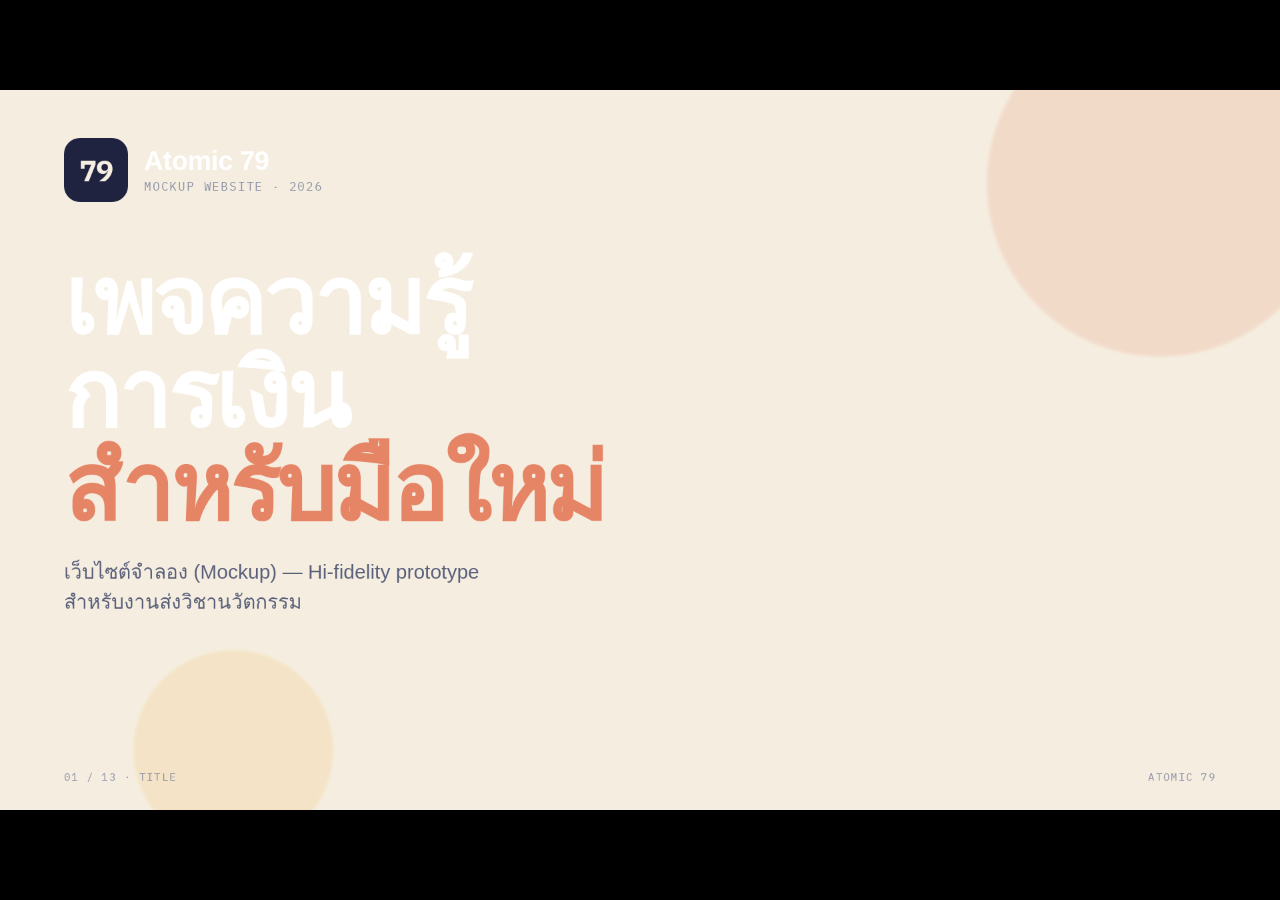
<file: presentation.html>
<!doctype html>
<html lang="th">
<head>
<meta charset="utf-8" />
<meta name="viewport" content="width=device-width, initial-scale=1" />
<title>Atomic 79 — Presentation</title>
<link rel="preconnect" href="https://fonts.googleapis.com">
<link rel="preconnect" href="https://fonts.gstatic.com" crossorigin>
<link href="https://fonts.googleapis.com/css2?family=IBM+Plex+Mono:wght@400;500;600;700&family=IBM+Plex+Sans+Thai:wght@300;400;500;600;700&display=swap" rel="stylesheet">
<style>
  :root {
    --bg: #F5EEE0;
    --bg-elev: #FFFFFF;
    --bg-sunken: #EFE7D5;
    --ink: #1F2340;
    --ink-2: #5A5F7A;
    --ink-3: #8A8FA5;
    --line: #E4DDCA;
    --line-strong: #CEC4AB;
    --accent: #E68566;
    --accent-2: #F2C477;
    --accent-on: #FFFFFF;
    --font-sans: 'IBM Plex Sans Thai', ui-sans-serif, system-ui, sans-serif;
    --font-mono: 'IBM Plex Mono', ui-monospace, monospace;
  }
  * { box-sizing: border-box; }
  html, body { margin: 0; padding: 0; font-family: var(--font-sans); color: var(--ink); }

  deck-stage section {
    padding: 72px 96px;
    background: var(--bg);
    display: flex;
    flex-direction: column;
    position: relative;
    overflow: hidden;
  }
  .kicker {
    font-family: var(--font-mono); font-size: 18px; letter-spacing: 0.15em;
    color: var(--ink-3); text-transform: uppercase;
  }
  h1.big {
    font-size: 140px; font-weight: 700; letter-spacing: -0.03em;
    line-height: 1; margin: 24px 0 24px;
  }
  h2 {
    font-size: 72px; font-weight: 700; letter-spacing: -0.02em;
    line-height: 1.08; margin: 20px 0 24px;
  }
  .sub { font-size: 30px; color: var(--ink-2); line-height: 1.5; max-width: 1200px; margin: 0; }
  .logo-box {
    width: 96px; height: 96px; border-radius: 24px;
    background: var(--ink); color: var(--bg);
    display: grid; place-items: center;
    font-family: var(--font-mono); font-weight: 700; font-size: 44px;
    letter-spacing: -0.02em;
  }
  .pill {
    display: inline-flex; align-items: center; gap: 10px;
    padding: 10px 22px; border-radius: 999px;
    background: var(--bg-elev); border: 1px solid var(--line);
    font-size: 20px; color: var(--ink-2);
  }
  .pill-accent { background: rgba(230,133,102,0.14); color: var(--accent); border-color: rgba(230,133,102,0.3); }
  .footer-bar {
    position: absolute; left: 96px; right: 96px; bottom: 40px;
    display: flex; justify-content: space-between;
    font-family: var(--font-mono); font-size: 16px; color: var(--ink-3);
    letter-spacing: 0.08em;
  }
  .card {
    background: var(--bg-elev); border: 1px solid var(--line);
    border-radius: 24px; padding: 40px;
  }
  .ph {
    background: repeating-linear-gradient(135deg, #E4DDCA 0 20px, #D9D0B8 20px 21px);
    color: #7A7560; font-family: var(--font-mono); font-size: 18px;
    display: grid; place-items: center; border-radius: 16px;
  }
  .dot-big {
    position: absolute; border-radius: 50%;
    background: var(--accent); opacity: 0.18;
    filter: blur(2px);
  }
</style>
<script type="application/json" id="speaker-notes">
["หน้าปกของงานนำเสนอครับ — แนะนำชื่อโปรเจกต์ Atomic 79 เพจความรู้การเงินสำหรับมือใหม่ เป็น Mockup Website ที่ทำตามโจทย์ที่อาจารย์มอบหมาย","สไลด์นี้จะเล่าปัญหาที่เจอ — คนไทยวัยทำงานอยากเริ่มออม/ลงทุน แต่ไม่รู้จะเริ่มจากตรงไหน เนื้อหาการเงินส่วนใหญ่ยากเกินไป กลัวขาดทุน ไม่มีชุมชนที่ถามได้โดยไม่โดนขายของ","แนะนำกลุ่มเป้าหมาย 3 persona หลัก — น้องมิวนักศึกษา พี่โอมนุษย์เงินเดือน และคุณแม่แนน Freelance ทั้ง 3 คนมีปัญหาร่วมกันคือไม่รู้จุดเริ่มต้นการเงิน","แนวคิดหลัก Big Idea — ให้ความรู้การเงินที่เข้าใจง่าย เข้าถึงได้ฟรีทุกคน Education-First, Short-form, Community-Driven, Freemium Model","นำเสนอโครงสร้างเว็บ 6 หน้าหลักที่ทำขึ้นเป็น Mockup","หน้าแรก Landing Page — Hero, Featured articles, Newsletter signup ออกแบบให้มือใหม่รู้สึกว่า 'เริ่มได้เลย' ไม่เทคนิคเกินไป","หน้ารวมบทความ Blog Listing — กรองตามหมวดหมู่ ออม ลงทุน ประกัน ภาษี หนี้ หุ้น","หน้าอ่านบทความ Blog Article — เน้น typography อ่านสบาย มีตัวอย่างการคำนวณจริง เช่น สูตร 50-30-20","หน้า Course / Membership — 3 แพลน Free, Member 199 บาท/เดือน, Pro 499 พร้อม catalog คอร์สและ FAQ","หน้า Community — ชุมชนถาม-ตอบ 3 ช่องทาง Facebook / Line / Discord พร้อม Top members","หน้า Login / Sign up — Split screen design มี social login และ highlight benefits","ออกแบบให้เปลี่ยนได้ 3 ธีมสี Sunrise, Chalk, Mint เพื่อให้ยืดหยุ่นและแสดงความเป็นไปได้ของแบรนด์","สรุป — Atomic 79 คือ Mockup ที่ออกแบบจาก Persona จริง 3 กลุ่ม ใช้ Big Idea เป็นหลัก และมี 6 หน้าเว็บครบสำหรับนำเสนอ ขอบคุณครับ"]
</script>
</head>
<body>

<deck-stage width="1920" height="1080">

<!-- 01 TITLE -->
<section data-label="Title">
  <div class="dot-big" style="width:520px;height:520px;top:-120px;right:-80px;"></div>
  <div class="dot-big" style="width:300px;height:300px;bottom:-60px;left:200px;background:var(--accent-2);opacity:0.24;"></div>
  <div style="position:relative;z-index:2;">
    <div style="display:flex;align-items:center;gap:24px;">
      <div class="logo-box">79</div>
      <div>
        <div style="font-weight:700;font-size:40px;letter-spacing:-0.01em;">Atomic 79</div>
        <div style="font-family:var(--font-mono);font-size:18px;color:var(--ink-3);letter-spacing:0.1em;margin-top:4px;">MOCKUP WEBSITE · 2026</div>
      </div>
    </div>
    <h1 class="big" style="margin-top:80px;">เพจความรู้<br/>การเงิน<br/><span style="color:var(--accent)">สำหรับมือใหม่</span></h1>
    <p class="sub" style="margin-top:32px;">เว็บไซต์จำลอง (Mockup) — Hi-fidelity prototype<br/>สำหรับงานส่งวิชานวัตกรรม</p>
  </div>
  <div class="footer-bar"><span>01 / 13 · TITLE</span><span>ATOMIC 79</span></div>
</section>

<!-- 02 PROBLEM -->
<section data-label="Problem">
  <div class="kicker">01 · PROBLEM</div>
  <h2>ทำไมคนไทยถึงไม่เริ่ม<br/>เรื่อง<span style="color:var(--accent)">การเงิน</span>สักที?</h2>
  <div style="display:grid;grid-template-columns:repeat(2,1fr);gap:24px;margin-top:40px;">
    <div class="card">
      <div style="font-size:48px;">🤯</div>
      <div style="font-size:28px;font-weight:600;margin-top:16px;">เนื้อหายากเกินไป</div>
      <div style="font-size:20px;color:var(--ink-2);margin-top:8px;line-height:1.5;">NAV, DCA, ETF, SSF — ศัพท์เทคนิคเต็มไปหมด อ่านแล้วงง</div>
    </div>
    <div class="card">
      <div style="font-size:48px;">😰</div>
      <div style="font-size:28px;font-weight:600;margin-top:16px;">กลัวผิดพลาด</div>
      <div style="font-size:20px;color:var(--ink-2);margin-top:8px;line-height:1.5;">กลัวลงทุนแล้วขาดทุน ไม่กล้าเริ่มเลยซักที</div>
    </div>
    <div class="card">
      <div style="font-size:48px;">🤷</div>
      <div style="font-size:28px;font-weight:600;margin-top:16px;">ไม่รู้จะเริ่มจากตรงไหน</div>
      <div style="font-size:20px;color:var(--ink-2);margin-top:8px;line-height:1.5;">อยากออม อยากลงทุน แต่หาจุดเริ่มไม่เจอ</div>
    </div>
    <div class="card">
      <div style="font-size:48px;">🙅</div>
      <div style="font-size:28px;font-weight:600;margin-top:16px;">ไม่มีชุมชนที่ปลอดภัย</div>
      <div style="font-size:20px;color:var(--ink-2);margin-top:8px;line-height:1.5;">ถามแล้วโดนขายของ หรือโดนตัดสิน</div>
    </div>
  </div>
  <div class="footer-bar"><span>02 / 13 · PROBLEM</span><span>ATOMIC 79</span></div>
</section>

<!-- 03 PERSONAS -->
<section data-label="Personas">
  <div class="kicker">02 · TARGET AUDIENCE</div>
  <h2>เราออกแบบให้ใคร?</h2>
  <div style="display:grid;grid-template-columns:repeat(3,1fr);gap:28px;margin-top:32px;">
    <div class="card">
      <div style="width:96px;height:96px;border-radius:24px;background:var(--bg-sunken);display:grid;place-items:center;font-size:56px;">🎓</div>
      <div style="font-size:36px;font-weight:700;margin-top:20px;">น้องมิว</div>
      <div style="font-family:var(--font-mono);font-size:18px;color:var(--ink-3);">นักศึกษา · 22 ปี</div>
      <div style="padding:20px;background:var(--bg-sunken);border-radius:16px;margin-top:18px;font-size:20px;font-style:italic;color:var(--ink-2);">"อยากเริ่มออมแต่ไม่รู้<br/>จากตรงไหน"</div>
    </div>
    <div class="card">
      <div style="width:96px;height:96px;border-radius:24px;background:var(--bg-sunken);display:grid;place-items:center;font-size:56px;">💼</div>
      <div style="font-size:36px;font-weight:700;margin-top:20px;">พี่โอ</div>
      <div style="font-family:var(--font-mono);font-size:18px;color:var(--ink-3);">มนุษย์เงินเดือน · 28 ปี</div>
      <div style="padding:20px;background:var(--bg-sunken);border-radius:16px;margin-top:18px;font-size:20px;font-style:italic;color:var(--ink-2);">"มีเงินออมแล้ว<br/>ต่อไปควรทำยังไง"</div>
    </div>
    <div class="card">
      <div style="width:96px;height:96px;border-radius:24px;background:var(--bg-sunken);display:grid;place-items:center;font-size:56px;">🎨</div>
      <div style="font-size:36px;font-weight:700;margin-top:20px;">คุณแม่แนน</div>
      <div style="font-family:var(--font-mono);font-size:18px;color:var(--ink-3);">Freelance · 34 ปี</div>
      <div style="padding:20px;background:var(--bg-sunken);border-radius:16px;margin-top:18px;font-size:20px;font-style:italic;color:var(--ink-2);">"รายได้ไม่แน่นอน<br/>วางแผนยังไง"</div>
    </div>
  </div>
  <div class="footer-bar"><span>03 / 13 · PERSONAS</span><span>ATOMIC 79</span></div>
</section>

<!-- 04 BIG IDEA -->
<section data-label="Big Idea">
  <div class="dot-big" style="width:600px;height:600px;top:-200px;right:-150px;"></div>
  <div class="kicker" style="position:relative;z-index:2;">03 · BIG IDEA</div>
  <h2 style="position:relative;z-index:2;max-width:1400px;">ให้ความรู้การเงิน<br/>ที่<span style="color:var(--accent)">เข้าใจง่าย</span> เข้าถึง<span style="color:var(--accent)">ฟรี</span>ทุกคน</h2>
  <div style="display:grid;grid-template-columns:repeat(4,1fr);gap:20px;margin-top:48px;position:relative;z-index:2;">
    <div class="card" style="padding:28px;">
      <div style="font-family:var(--font-mono);font-size:14px;color:var(--accent);letter-spacing:0.1em;">01</div>
      <div style="font-size:24px;font-weight:700;margin:12px 0 8px;">Education-First</div>
      <div style="font-size:18px;color:var(--ink-2);line-height:1.5;">ให้ความรู้ก่อน ไม่ขายของ</div>
    </div>
    <div class="card" style="padding:28px;">
      <div style="font-family:var(--font-mono);font-size:14px;color:var(--accent);letter-spacing:0.1em;">02</div>
      <div style="font-size:24px;font-weight:700;margin:12px 0 8px;">Short-Form</div>
      <div style="font-size:18px;color:var(--ink-2);line-height:1.5;">เข้าใจได้ใน 3 นาที</div>
    </div>
    <div class="card" style="padding:28px;">
      <div style="font-family:var(--font-mono);font-size:14px;color:var(--accent);letter-spacing:0.1em;">03</div>
      <div style="font-size:24px;font-weight:700;margin:12px 0 8px;">Community</div>
      <div style="font-size:18px;color:var(--ink-2);line-height:1.5;">ถามอะไรก็ไม่อาย</div>
    </div>
    <div class="card" style="padding:28px;">
      <div style="font-family:var(--font-mono);font-size:14px;color:var(--accent);letter-spacing:0.1em;">04</div>
      <div style="font-size:24px;font-weight:700;margin:12px 0 8px;">Freemium</div>
      <div style="font-size:18px;color:var(--ink-2);line-height:1.5;">ฟรี + คอร์สสำหรับคนจริงจัง</div>
    </div>
  </div>
  <div class="footer-bar"><span>04 / 13 · BIG IDEA</span><span>ATOMIC 79</span></div>
</section>

<!-- 05 OVERVIEW -->
<section data-label="Overview">
  <div class="kicker">04 · WEBSITE STRUCTURE</div>
  <h2>โครงสร้างเว็บไซต์ 6 หน้า</h2>
  <div style="display:grid;grid-template-columns:repeat(3,1fr);grid-template-rows:repeat(2,1fr);gap:22px;margin-top:40px;flex:1;">
    <div class="card" style="padding:28px;display:flex;flex-direction:column;justify-content:space-between;">
      <div style="font-family:var(--font-mono);font-size:60px;font-weight:700;color:var(--accent);line-height:1;">01</div>
      <div>
        <div style="font-size:28px;font-weight:700;">Landing</div>
        <div style="font-size:18px;color:var(--ink-2);margin-top:4px;">หน้าแรก · Hero · Newsletter</div>
      </div>
    </div>
    <div class="card" style="padding:28px;display:flex;flex-direction:column;justify-content:space-between;">
      <div style="font-family:var(--font-mono);font-size:60px;font-weight:700;color:var(--accent);line-height:1;">02</div>
      <div>
        <div style="font-size:28px;font-weight:700;">Blog Listing</div>
        <div style="font-size:18px;color:var(--ink-2);margin-top:4px;">รวมบทความทั้งหมด</div>
      </div>
    </div>
    <div class="card" style="padding:28px;display:flex;flex-direction:column;justify-content:space-between;">
      <div style="font-family:var(--font-mono);font-size:60px;font-weight:700;color:var(--accent);line-height:1;">03</div>
      <div>
        <div style="font-size:28px;font-weight:700;">Blog Article</div>
        <div style="font-size:18px;color:var(--ink-2);margin-top:4px;">อ่านบทความ · Typography</div>
      </div>
    </div>
    <div class="card" style="padding:28px;display:flex;flex-direction:column;justify-content:space-between;">
      <div style="font-family:var(--font-mono);font-size:60px;font-weight:700;color:var(--accent);line-height:1;">04</div>
      <div>
        <div style="font-size:28px;font-weight:700;">Course</div>
        <div style="font-size:18px;color:var(--ink-2);margin-top:4px;">Membership · 3 แพลน</div>
      </div>
    </div>
    <div class="card" style="padding:28px;display:flex;flex-direction:column;justify-content:space-between;">
      <div style="font-family:var(--font-mono);font-size:60px;font-weight:700;color:var(--accent);line-height:1;">05</div>
      <div>
        <div style="font-size:28px;font-weight:700;">Community</div>
        <div style="font-size:18px;color:var(--ink-2);margin-top:4px;">ชุมชนถาม-ตอบ</div>
      </div>
    </div>
    <div class="card" style="padding:28px;display:flex;flex-direction:column;justify-content:space-between;">
      <div style="font-family:var(--font-mono);font-size:60px;font-weight:700;color:var(--accent);line-height:1;">06</div>
      <div>
        <div style="font-size:28px;font-weight:700;">Login / Sign up</div>
        <div style="font-size:18px;color:var(--ink-2);margin-top:4px;">สมัครสมาชิก · เข้าสู่ระบบ</div>
      </div>
    </div>
  </div>
  <div class="footer-bar"><span>05 / 13 · STRUCTURE</span><span>ATOMIC 79</span></div>
</section>

<!-- 06-11 PAGE SHOWCASES -->
<!-- 06 LANDING -->
<section data-label="Landing">
  <div class="kicker">PAGE 01</div>
  <h2>Landing Page</h2>
  <div style="display:grid;grid-template-columns:0.9fr 1.3fr;gap:48px;margin-top:24px;flex:1;align-items:center;">
    <div>
      <div class="pill pill-accent" style="font-size:18px;">● หน้าแรก</div>
      <div style="font-size:26px;color:var(--ink-2);line-height:1.6;margin-top:20px;">หน้าแรกที่เปิดมาแล้วรู้เลยว่า<br/>เว็บนี้<strong style="color:var(--ink);">"เริ่มได้เลย"</strong></div>
      <ul style="font-size:22px;color:var(--ink-2);line-height:1.8;margin-top:20px;padding-left:24px;">
        <li>Hero — headline + CTA สมัคร</li>
        <li>Category strip 6 หมวดหมู่</li>
        <li>Featured articles</li>
        <li>3 Personas + Newsletter signup</li>
      </ul>
    </div>
    <div style="background:var(--bg-elev);border:1px solid var(--line);border-radius:20px;padding:24px;box-shadow:0 20px 50px -20px rgba(20,20,30,0.18);">
      <div style="display:flex;gap:6px;margin-bottom:14px;"><div style="width:10px;height:10px;border-radius:50%;background:#ff5f57;"></div><div style="width:10px;height:10px;border-radius:50%;background:#febc2e;"></div><div style="width:10px;height:10px;border-radius:50%;background:#28c840;"></div></div>
      <div style="height:28px;background:var(--bg-sunken);border-radius:8px;margin-bottom:14px;"></div>
      <div style="font-size:48px;font-weight:700;letter-spacing:-0.02em;line-height:1.1;">เริ่มเรื่องเงิน<br/><span style="color:var(--accent);">ไม่ต้องรู้เยอะ</span></div>
      <div style="display:flex;gap:10px;margin-top:18px;">
        <div style="padding:12px 22px;background:var(--accent);color:#fff;border-radius:999px;font-size:16px;">สมัครฟรี →</div>
        <div style="padding:12px 22px;border:1px solid var(--line-strong);border-radius:999px;font-size:16px;">เริ่มอ่าน</div>
      </div>
      <div style="display:grid;grid-template-columns:repeat(3,1fr);gap:10px;margin-top:24px;">
        <div class="ph" style="aspect-ratio:1;font-size:12px;">cover</div>
        <div class="ph" style="aspect-ratio:1;font-size:12px;">cover</div>
        <div class="ph" style="aspect-ratio:1;font-size:12px;">cover</div>
      </div>
    </div>
  </div>
  <div class="footer-bar"><span>06 / 13 · LANDING</span><span>ATOMIC 79</span></div>
</section>

<!-- 07 BLOG LISTING -->
<section data-label="Blog Listing">
  <div class="kicker">PAGE 02</div>
  <h2>Blog Listing</h2>
  <div style="display:grid;grid-template-columns:1.3fr 0.9fr;gap:48px;margin-top:24px;flex:1;align-items:center;">
    <div style="background:var(--bg-elev);border:1px solid var(--line);border-radius:20px;padding:24px;box-shadow:0 20px 50px -20px rgba(20,20,30,0.18);">
      <div style="font-size:36px;font-weight:700;">บทความทั้งหมด</div>
      <div style="display:flex;gap:8px;margin-top:14px;flex-wrap:wrap;">
        <div style="padding:8px 14px;background:var(--ink);color:var(--bg);border-radius:999px;font-size:14px;">ทั้งหมด</div>
        <div style="padding:8px 14px;border:1px solid var(--line-strong);border-radius:999px;font-size:14px;">🐷 ออม</div>
        <div style="padding:8px 14px;border:1px solid var(--line-strong);border-radius:999px;font-size:14px;">📈 ลงทุน</div>
        <div style="padding:8px 14px;border:1px solid var(--line-strong);border-radius:999px;font-size:14px;">🧾 ภาษี</div>
        <div style="padding:8px 14px;border:1px solid var(--line-strong);border-radius:999px;font-size:14px;">💳 หนี้</div>
      </div>
      <div style="display:grid;grid-template-columns:repeat(3,1fr);gap:14px;margin-top:20px;">
        <div><div class="ph" style="aspect-ratio:16/10;font-size:12px;">cover</div><div style="font-size:14px;font-weight:600;margin-top:8px;line-height:1.3;">DCA คืออะไร?</div></div>
        <div><div class="ph" style="aspect-ratio:16/10;font-size:12px;">cover</div><div style="font-size:14px;font-weight:600;margin-top:8px;line-height:1.3;">ยื่นภาษีครั้งแรก</div></div>
        <div><div class="ph" style="aspect-ratio:16/10;font-size:12px;">cover</div><div style="font-size:14px;font-weight:600;margin-top:8px;line-height:1.3;">ประกันสำหรับ Freelance</div></div>
      </div>
    </div>
    <div>
      <div class="pill pill-accent" style="font-size:18px;">● รวมบทความ</div>
      <div style="font-size:26px;color:var(--ink-2);line-height:1.6;margin-top:20px;">กรองตามหมวดหมู่ที่สนใจ<br/>มีบทความ <strong style="color:var(--ink);">9+ เรื่อง</strong> ใน mockup</div>
      <ul style="font-size:22px;color:var(--ink-2);line-height:1.8;margin-top:20px;padding-left:24px;">
        <li>Featured article ด้านบน</li>
        <li>Category filter chips</li>
        <li>Grid 3 คอลัมน์</li>
        <li>โหลดเพิ่ม / Pagination</li>
      </ul>
    </div>
  </div>
  <div class="footer-bar"><span>07 / 13 · BLOG LISTING</span><span>ATOMIC 79</span></div>
</section>

<!-- 08 BLOG ARTICLE -->
<section data-label="Blog Article">
  <div class="kicker">PAGE 03</div>
  <h2>Blog Article</h2>
  <div style="display:grid;grid-template-columns:0.9fr 1.3fr;gap:48px;margin-top:24px;flex:1;align-items:center;">
    <div>
      <div class="pill pill-accent" style="font-size:18px;">● อ่านบทความ</div>
      <div style="font-size:26px;color:var(--ink-2);line-height:1.6;margin-top:20px;">Typography-first<br/>อ่านสบาย มีตัวอย่าง<strong style="color:var(--ink);">จริง</strong></div>
      <ul style="font-size:22px;color:var(--ink-2);line-height:1.8;margin-top:20px;padding-left:24px;">
        <li>Breadcrumb + tags</li>
        <li>ตารางคำนวณ 50-30-20</li>
        <li>Blockquote / สรุป</li>
        <li>Related articles</li>
      </ul>
    </div>
    <div style="background:var(--bg-elev);border:1px solid var(--line);border-radius:20px;padding:32px;box-shadow:0 20px 50px -20px rgba(20,20,30,0.18);">
      <div style="font-size:14px;color:var(--ink-3);">บทความ / ลงทุน</div>
      <div style="font-size:32px;font-weight:700;letter-spacing:-0.01em;line-height:1.15;margin-top:10px;">เงินเดือน 25k จะเริ่มลงทุนยังไง?</div>
      <div style="font-size:16px;color:var(--ink-2);margin-top:10px;line-height:1.5;">แบ่งเงินเดือนตามเป้าหมายจริง · 3 ขั้นตอนก็เริ่มต้นได้</div>
      <div style="background:var(--bg-sunken);border:1px solid var(--line);border-radius:14px;padding:18px;margin-top:18px;">
        <div style="font-family:var(--font-mono);font-size:11px;color:var(--ink-3);letter-spacing:0.08em;margin-bottom:8px;">เงินเดือน 25,000</div>
        <div style="display:flex;justify-content:space-between;padding:6px 0;border-bottom:1px dashed var(--line-strong);font-size:15px;"><span><strong>50%</strong> ค่าใช้จ่ายจำเป็น</span><span style="font-family:var(--font-mono);">฿12,500</span></div>
        <div style="display:flex;justify-content:space-between;padding:6px 0;border-bottom:1px dashed var(--line-strong);font-size:15px;"><span><strong>30%</strong> ไลฟ์สไตล์</span><span style="font-family:var(--font-mono);">฿7,500</span></div>
        <div style="display:flex;justify-content:space-between;padding:6px 0;font-size:15px;"><span style="color:var(--accent);"><strong>20%</strong> ออม + ลงทุน</span><span style="font-family:var(--font-mono);color:var(--accent);">฿5,000</span></div>
      </div>
    </div>
  </div>
  <div class="footer-bar"><span>08 / 13 · ARTICLE</span><span>ATOMIC 79</span></div>
</section>

<!-- 09 COURSE -->
<section data-label="Course">
  <div class="kicker">PAGE 04</div>
  <h2>Course / Membership</h2>
  <div style="display:grid;grid-template-columns:repeat(3,1fr);gap:20px;margin-top:32px;">
    <div class="card" style="padding:32px;">
      <div style="font-family:var(--font-mono);font-size:14px;color:var(--ink-3);letter-spacing:0.1em;">FREE</div>
      <div style="font-size:56px;font-weight:700;letter-spacing:-0.02em;margin-top:10px;">฿0</div>
      <div style="color:var(--ink-2);font-size:18px;margin-top:6px;">เริ่มต้นเรียนรู้</div>
      <div style="padding:12px;background:var(--bg-sunken);border-radius:12px;margin-top:20px;font-size:16px;text-align:center;">สมัครฟรี</div>
    </div>
    <div class="card" style="padding:32px;border-color:var(--accent);border-width:2px;position:relative;transform:scale(1.03);box-shadow:0 20px 50px -20px rgba(20,20,30,0.25);">
      <div style="position:absolute;top:-14px;left:24px;background:var(--accent);color:#fff;padding:4px 14px;border-radius:999px;font-size:13px;font-weight:600;">ยอดนิยม</div>
      <div style="font-family:var(--font-mono);font-size:14px;color:var(--ink-3);letter-spacing:0.1em;">MEMBER</div>
      <div style="font-size:56px;font-weight:700;letter-spacing:-0.02em;margin-top:10px;">฿199<span style="font-size:18px;color:var(--ink-3);font-weight:400;">/เดือน</span></div>
      <div style="color:var(--ink-2);font-size:18px;margin-top:6px;">สำหรับคนอยากเอาจริง</div>
      <div style="padding:12px;background:var(--accent);color:#fff;border-radius:12px;margin-top:20px;font-size:16px;text-align:center;">เริ่มแพลน Member</div>
    </div>
    <div class="card" style="padding:32px;">
      <div style="font-family:var(--font-mono);font-size:14px;color:var(--ink-3);letter-spacing:0.1em;">PRO</div>
      <div style="font-size:56px;font-weight:700;letter-spacing:-0.02em;margin-top:10px;">฿499<span style="font-size:18px;color:var(--ink-3);font-weight:400;">/เดือน</span></div>
      <div style="color:var(--ink-2);font-size:18px;margin-top:6px;">มีที่ปรึกษา 1-on-1</div>
      <div style="padding:12px;background:var(--bg-sunken);border-radius:12px;margin-top:20px;font-size:16px;text-align:center;">เริ่มแพลน Pro</div>
    </div>
  </div>
  <div style="font-size:22px;color:var(--ink-2);margin-top:32px;max-width:1400px;line-height:1.6;">+ Course catalog 6 คอร์ส + FAQ + billing toggle (รายเดือน / รายปี)</div>
  <div class="footer-bar"><span>09 / 13 · COURSE</span><span>ATOMIC 79</span></div>
</section>

<!-- 10 COMMUNITY -->
<section data-label="Community">
  <div class="kicker">PAGE 05</div>
  <h2>Community</h2>
  <div style="display:grid;grid-template-columns:1.2fr 1fr;gap:48px;margin-top:32px;flex:1;align-items:center;">
    <div>
      <div style="display:grid;grid-template-columns:repeat(2,1fr);gap:18px;">
        <div class="card" style="padding:24px;"><div style="font-family:var(--font-mono);font-size:42px;font-weight:700;color:var(--accent);">54k+</div><div style="font-size:16px;color:var(--ink-2);margin-top:4px;">สมาชิก</div></div>
        <div class="card" style="padding:24px;"><div style="font-family:var(--font-mono);font-size:42px;font-weight:700;color:var(--accent);">12k+</div><div style="font-size:16px;color:var(--ink-2);margin-top:4px;">คำถาม-ตอบ</div></div>
        <div class="card" style="padding:24px;"><div style="font-family:var(--font-mono);font-size:42px;font-weight:700;color:var(--ink);">&lt;2 ชม.</div><div style="font-size:16px;color:var(--ink-2);margin-top:4px;">เวลาตอบเฉลี่ย</div></div>
        <div class="card" style="padding:24px;"><div style="font-family:var(--font-mono);font-size:42px;font-weight:700;color:var(--ink);">98%</div><div style="font-size:16px;color:var(--ink-2);margin-top:4px;">พอใจชุมชน</div></div>
      </div>
    </div>
    <div>
      <div class="pill pill-accent" style="font-size:18px;">● ชุมชนถาม-ตอบ</div>
      <div style="font-size:32px;font-weight:700;margin-top:16px;line-height:1.2;">ถามอะไรก็ไม่อาย<br/>ไม่มีคำถามโง่</div>
      <div style="font-size:20px;color:var(--ink-2);line-height:1.6;margin-top:16px;">3 ช่องทาง — Facebook Group, Line OA, Discord + กระทู้ล่าสุด + Top members</div>
    </div>
  </div>
  <div class="footer-bar"><span>10 / 13 · COMMUNITY</span><span>ATOMIC 79</span></div>
</section>

<!-- 11 LOGIN -->
<section data-label="Login">
  <div class="kicker">PAGE 06</div>
  <h2>Login / Sign up</h2>
  <div style="display:grid;grid-template-columns:0.9fr 1.3fr;gap:48px;margin-top:24px;flex:1;align-items:center;">
    <div>
      <div class="pill pill-accent" style="font-size:18px;">● สมัครสมาชิก</div>
      <div style="font-size:26px;color:var(--ink-2);line-height:1.6;margin-top:20px;">Split screen design<br/>มี<strong style="color:var(--ink);">social login</strong> 3 ช่องทาง</div>
      <ul style="font-size:22px;color:var(--ink-2);line-height:1.8;margin-top:20px;padding-left:24px;">
        <li>Google / Facebook / Line</li>
        <li>Form — email + password</li>
        <li>สลับ Login ↔ Sign up ได้</li>
        <li>Benefits panel ด้านขวา</li>
      </ul>
    </div>
    <div style="border:1px solid var(--line);border-radius:20px;overflow:hidden;display:grid;grid-template-columns:1fr 1fr;box-shadow:0 20px 50px -20px rgba(20,20,30,0.18);min-height:400px;">
      <div style="background:var(--bg-elev);padding:32px;">
        <div style="font-size:28px;font-weight:700;">ยินดีต้อนรับกลับ!</div>
        <div style="color:var(--ink-2);margin-top:8px;font-size:16px;">เข้าสู่ระบบเพื่ออ่านต่อ</div>
        <div style="display:flex;flex-direction:column;gap:8px;margin-top:20px;">
          <div style="padding:12px;border:1px solid var(--line-strong);border-radius:10px;font-size:14px;text-align:center;">ดำเนินการต่อด้วย Google</div>
          <div style="padding:12px;border:1px solid var(--line-strong);border-radius:10px;font-size:14px;text-align:center;">ดำเนินการต่อด้วย Facebook</div>
        </div>
        <div style="height:44px;background:var(--bg-sunken);border-radius:10px;margin-top:14px;"></div>
        <div style="height:44px;background:var(--bg-sunken);border-radius:10px;margin-top:8px;"></div>
        <div style="padding:14px;background:var(--accent);color:#fff;border-radius:999px;margin-top:14px;text-align:center;font-size:15px;">เข้าสู่ระบบ</div>
      </div>
      <div style="background:var(--ink);color:var(--bg);padding:32px;position:relative;overflow:hidden;">
        <div style="position:absolute;top:-40px;right:-40px;width:160px;height:160px;border-radius:50%;background:var(--accent);opacity:0.7;"></div>
        <div style="position:relative;">
          <div style="font-family:var(--font-mono);font-size:12px;letter-spacing:0.1em;opacity:0.7;">MEMBER · UNLOCK</div>
          <div style="font-size:26px;font-weight:700;margin-top:10px;line-height:1.2;">เข้าร่วม 128k+ คน</div>
          <div style="font-size:14px;margin-top:14px;opacity:0.85;line-height:1.6;">✓ บทความฟรี<br/>✓ ชุมชนถาม-ตอบ<br/>✓ Template คำนวณ</div>
        </div>
      </div>
    </div>
  </div>
  <div class="footer-bar"><span>11 / 13 · LOGIN</span><span>ATOMIC 79</span></div>
</section>

<!-- 12 THEMES -->
<section data-label="Themes">
  <div class="kicker">DESIGN SYSTEM</div>
  <h2>3 ธีมสี ปรับได้</h2>
  <div style="display:grid;grid-template-columns:repeat(3,1fr);gap:24px;margin-top:40px;flex:1;">
    <div style="background:#F5EEE0;border:1px solid #CEC4AB;border-radius:24px;padding:32px;display:flex;flex-direction:column;">
      <div style="display:flex;gap:8px;"><div style="width:56px;height:76px;background:#F5EEE0;border:2px solid #FFF;border-radius:8px;"></div><div style="width:56px;height:76px;background:#E68566;border:2px solid #FFF;border-radius:8px;margin-left:-10px;"></div><div style="width:56px;height:76px;background:#2A2F45;border:2px solid #FFF;border-radius:8px;margin-left:-10px;"></div></div>
      <div style="font-size:32px;font-weight:700;color:#1F2340;margin-top:20px;">Sunrise</div>
      <div style="color:#5A5F7A;font-size:18px;margin-top:6px;line-height:1.5;">ครีมอุ่น + ส้มคอรัล<br/>เป็นกันเอง สดใส</div>
    </div>
    <div style="background:#FAFAF8;border:1px solid #E0E0DC;border-radius:24px;padding:32px;display:flex;flex-direction:column;">
      <div style="display:flex;gap:8px;"><div style="width:56px;height:76px;background:#FAFAF8;border:2px solid #FFF;border-radius:8px;"></div><div style="width:56px;height:76px;background:#2C7A57;border:2px solid #FFF;border-radius:8px;margin-left:-10px;"></div><div style="width:56px;height:76px;background:#1B1C1F;border:2px solid #FFF;border-radius:8px;margin-left:-10px;"></div></div>
      <div style="font-size:32px;font-weight:700;color:#1B1C1F;margin-top:20px;">Chalk</div>
      <div style="color:#5A5F7A;font-size:18px;margin-top:6px;line-height:1.5;">ขาวนวล + เขียวเข้ม<br/>editorial · อ่านสบาย</div>
    </div>
    <div style="background:#E6F1EC;border:1px solid #BED6CA;border-radius:24px;padding:32px;display:flex;flex-direction:column;">
      <div style="display:flex;gap:8px;"><div style="width:56px;height:76px;background:#E6F1EC;border:2px solid #FFF;border-radius:8px;"></div><div style="width:56px;height:76px;background:#2D7562;border:2px solid #FFF;border-radius:8px;margin-left:-10px;"></div><div style="width:56px;height:76px;background:#F2B58F;border:2px solid #FFF;border-radius:8px;margin-left:-10px;"></div></div>
      <div style="font-size:32px;font-weight:700;color:#1F3A30;margin-top:20px;">Mint</div>
      <div style="color:#5A5F7A;font-size:18px;margin-top:6px;line-height:1.5;">มิ้นท์อ่อน + เขียว/พีช<br/>fresh · modern</div>
    </div>
  </div>
  <div class="footer-bar"><span>12 / 13 · THEMES</span><span>ATOMIC 79</span></div>
</section>

<!-- 13 SUMMARY -->
<section data-label="Summary">
  <div class="dot-big" style="width:500px;height:500px;bottom:-120px;right:-80px;"></div>
  <div class="kicker" style="position:relative;z-index:2;">THANK YOU</div>
  <h1 class="big" style="position:relative;z-index:2;">จบการนำเสนอ<br/><span style="color:var(--accent)">ขอบคุณครับ</span></h1>
  <div style="display:grid;grid-template-columns:repeat(3,1fr);gap:24px;margin-top:48px;position:relative;z-index:2;">
    <div class="card" style="padding:28px;">
      <div style="font-family:var(--font-mono);font-size:52px;font-weight:700;color:var(--accent);">3</div>
      <div style="font-size:22px;font-weight:600;margin-top:8px;">Personas</div>
      <div style="font-size:16px;color:var(--ink-2);margin-top:4px;">นักศึกษา · มนุษย์เงินเดือน · Freelance</div>
    </div>
    <div class="card" style="padding:28px;">
      <div style="font-family:var(--font-mono);font-size:52px;font-weight:700;color:var(--accent);">6</div>
      <div style="font-size:22px;font-weight:600;margin-top:8px;">Pages</div>
      <div style="font-size:16px;color:var(--ink-2);margin-top:4px;">Landing · Blog · Course · Community · Login</div>
    </div>
    <div class="card" style="padding:28px;">
      <div style="font-family:var(--font-mono);font-size:52px;font-weight:700;color:var(--accent);">3</div>
      <div style="font-size:22px;font-weight:600;margin-top:8px;">Themes</div>
      <div style="font-size:16px;color:var(--ink-2);margin-top:4px;">Sunrise · Chalk · Mint</div>
    </div>
  </div>
  <div class="footer-bar"><span>13 / 13 · FIN</span><span>ATOMIC 79 · MOCKUP 2026</span></div>
</section>

</deck-stage>

<script src="deck-stage.js"></script>
</body>
</html>
</file>
